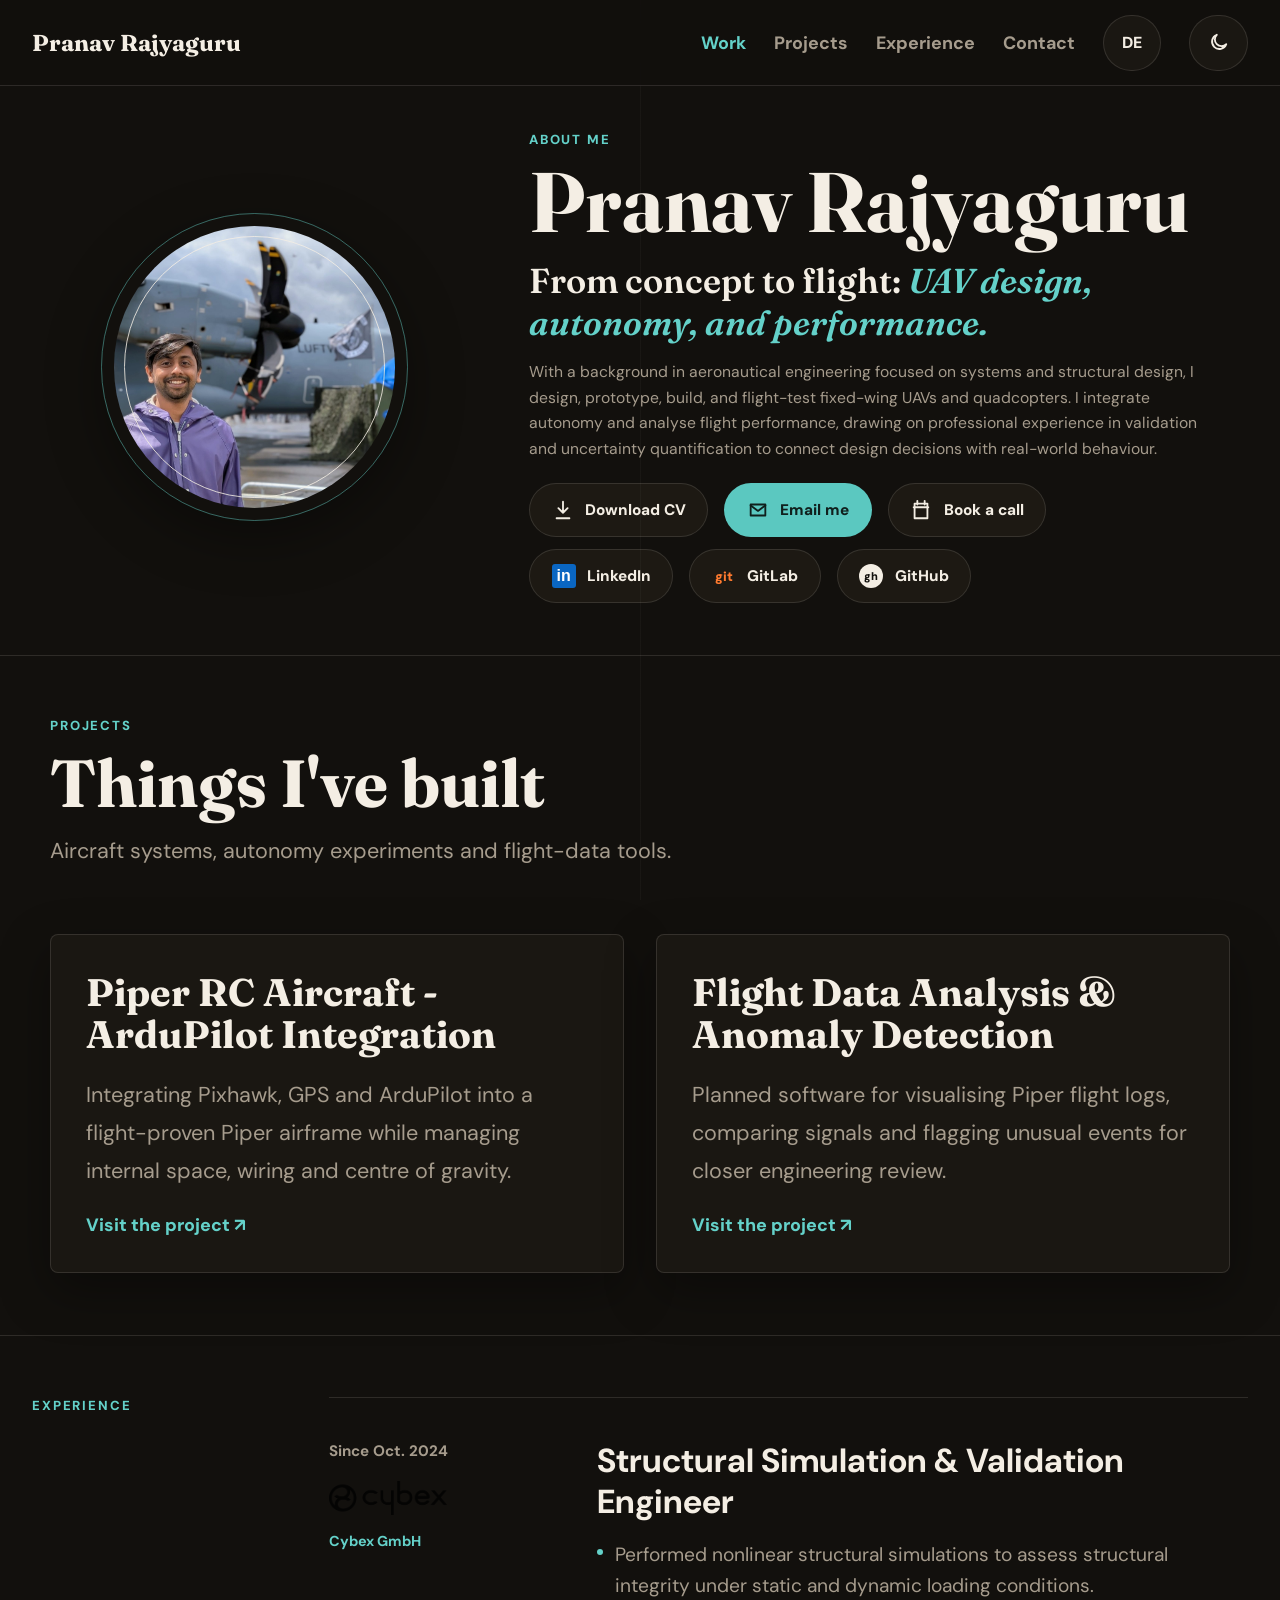
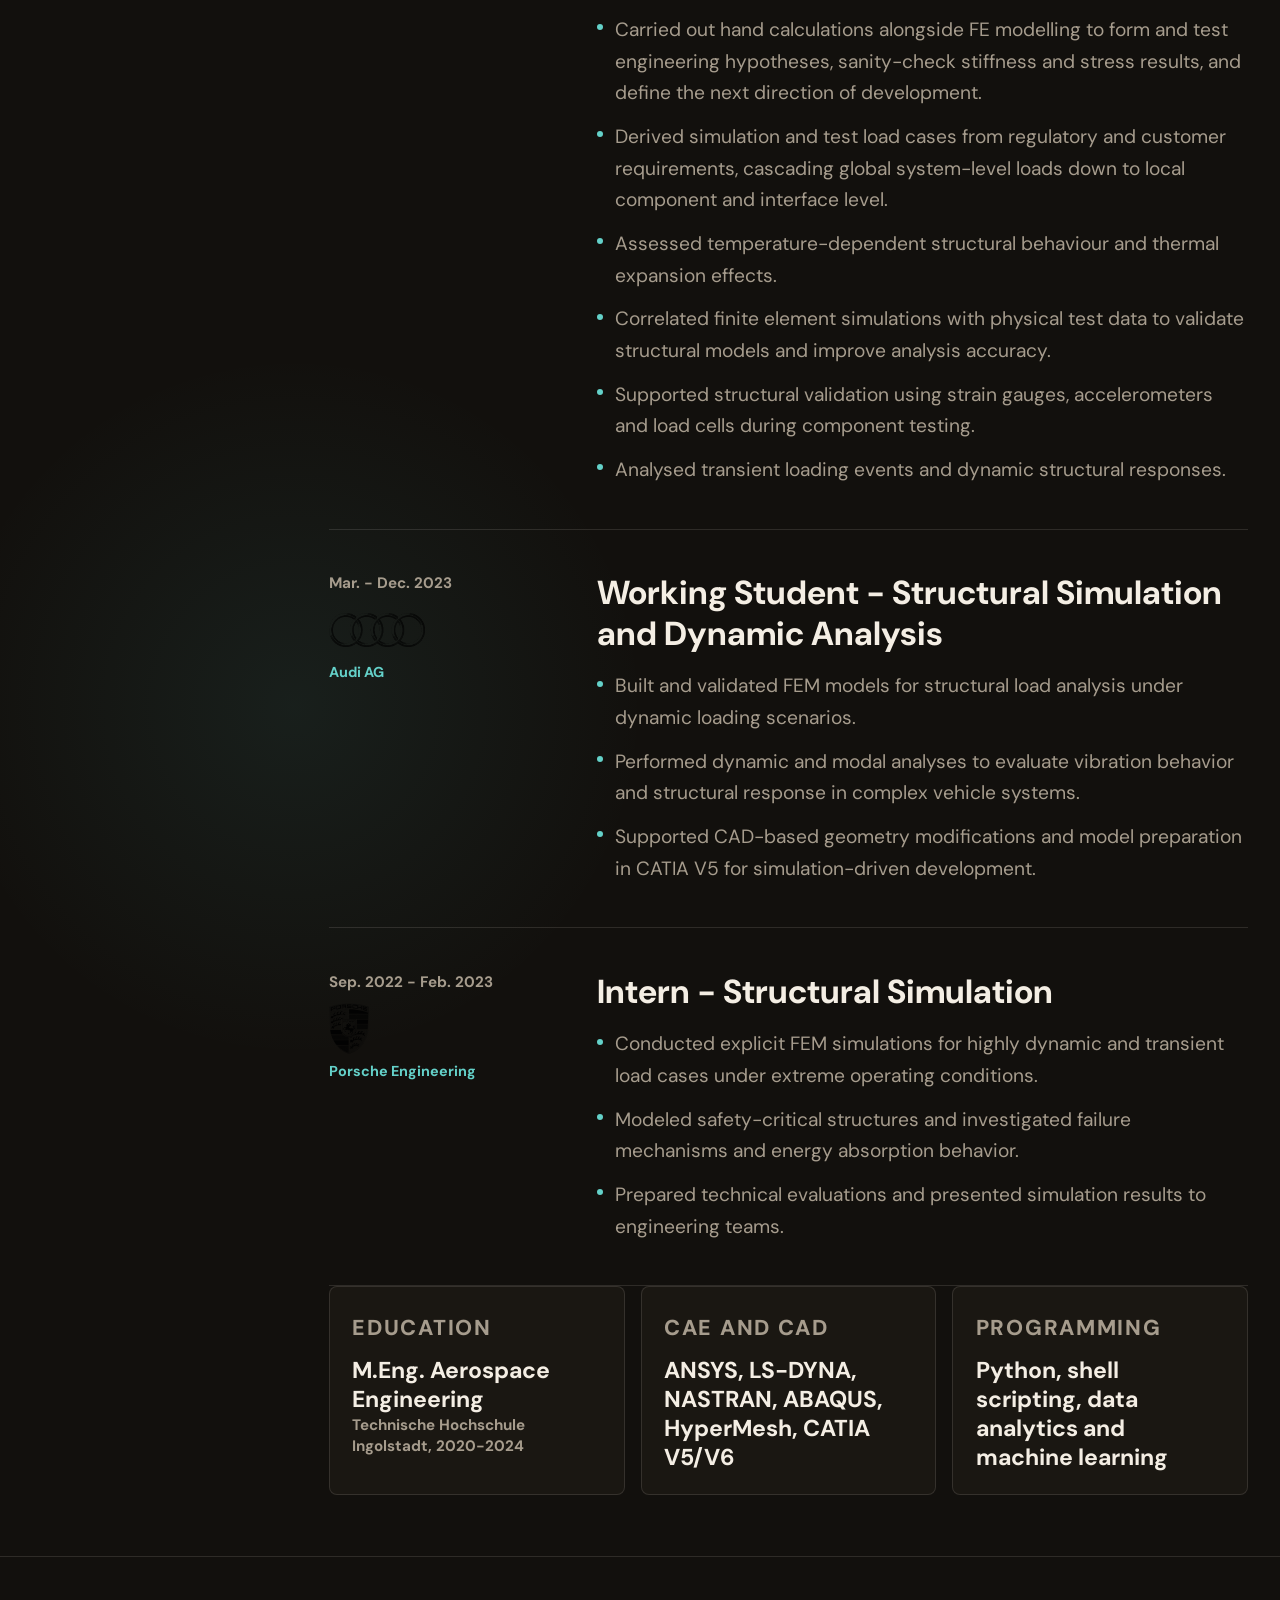
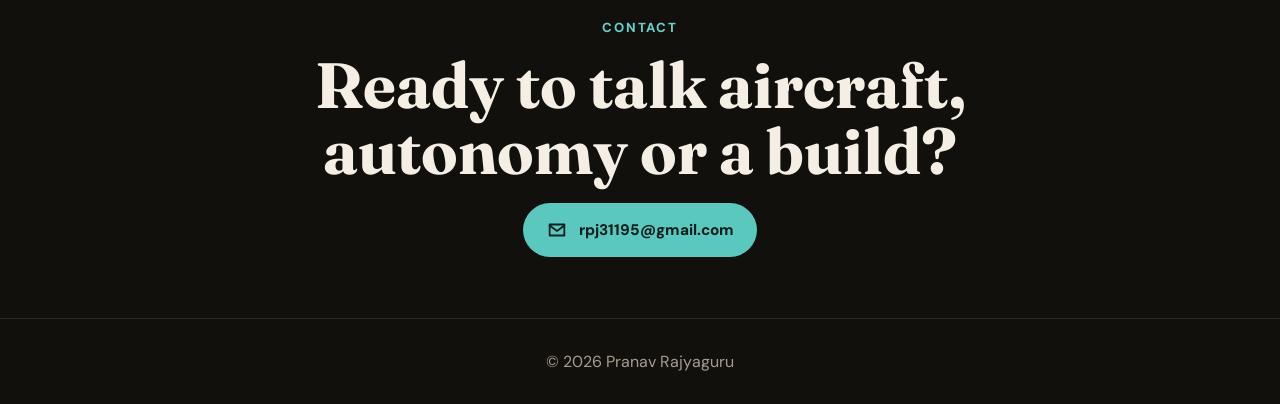
<file: index.html>
<!DOCTYPE html>
<html lang="en">
<head>
  <meta charset="UTF-8">
  <meta name="viewport" content="width=device-width, initial-scale=1.0">
  <meta
    name="description"
    content="Portfolio for Pranav Rajyaguru, aeronautical engineer and UAV systems builder."
  >
  <title>Pranav Rajyaguru | Portfolio</title>
  <link rel="preconnect" href="https://fonts.googleapis.com">
  <link rel="preconnect" href="https://fonts.gstatic.com" crossorigin>
  <link
    href="https://fonts.googleapis.com/css2?family=DM+Sans:wght@500;600;700;800&family=Fraunces:opsz,wght@9..144,600;9..144,700&display=swap"
    rel="stylesheet"
  >
  <link rel="stylesheet" href="style.css?v=20260920-warm-projects">
</head>
<body>
  <header class="site-header">
    <nav class="nav-shell" aria-label="Primary navigation">
      <a class="brand" href="#work">Pranav Rajyaguru</a>

      <button class="menu-button" id="menuButton" type="button" aria-label="Open navigation">
        <span></span>
        <span></span>
        <span></span>
      </button>

      <div class="nav-actions" id="navLinks">
        <a class="active" href="#work">Work</a>
        <a href="#projects">Projects</a>
        <a href="#experience">Experience</a>
        <a href="#contact">Contact</a>
        <button class="chip-button" type="button" aria-label="Language preference">DE</button>
        <button class="chip-button theme-toggle" id="themeToggle" type="button" aria-label="Toggle theme">
          <svg viewBox="0 0 24 24" aria-hidden="true">
            <path d="M21 13.3A8 8 0 1 1 10.7 3a6.6 6.6 0 0 0 10.3 10.3Z"></path>
          </svg>
        </button>
      </div>
    </nav>
  </header>

  <main>
    <section class="hero section" id="work">
      <div class="hero-shell">
        <div class="portrait-wrap" aria-label="Portrait">
          <img src="assets/profile-round.jpg" alt="Pranav Rajyaguru" class="portrait">
        </div>

        <div class="hero-copy">
          <p class="eyebrow">About me</p>
          <h1>Pranav Rajyaguru</h1>
          <p class="lead">
            From concept to flight: <em>UAV design, autonomy, and performance.</em>
          </p>
          <p class="lead-detail">
            With a background in aeronautical engineering focused on systems
            and structural design, I design, prototype, build, and flight-test
            fixed-wing UAVs and quadcopters. I integrate autonomy and analyse
            flight performance, drawing on professional experience in validation
            and uncertainty quantification to connect design decisions with
            real-world behaviour.
          </p>

          <div class="button-row">
            <a class="pill-button" href="#contact">
              <svg viewBox="0 0 24 24" aria-hidden="true">
                <path d="M12 3v12m0 0 5-5m-5 5-5-5M5 21h14"></path>
              </svg>
              Download CV
            </a>
            <a class="pill-button primary" href="mailto:rpj31195@gmail.com">
              <svg viewBox="0 0 24 24" aria-hidden="true">
                <path d="M4 6h16v12H4z"></path>
                <path d="m4 7 8 6 8-6"></path>
              </svg>
              Email me
            </a>
            <a class="pill-button" href="#contact">
              <svg viewBox="0 0 24 24" aria-hidden="true">
                <path d="M8 2v4m8-4v4M4 9h16M5 5h14v16H5z"></path>
              </svg>
              Book a call
            </a>
          </div>

          <div class="social-row" aria-label="Social links">
            <a href="https://www.linkedin.com/in/pranavrajyaguru/" target="_blank" rel="noopener">
              <span class="social-icon linkedin">in</span>
              LinkedIn
            </a>
            <a href="https://gitlab.com/pranavrajyaguru" target="_blank" rel="noopener">
              <span class="social-icon gitlab">git</span>
              GitLab
            </a>
            <a href="https://github.com/pranavrajyaguru" target="_blank" rel="noopener">
              <span class="social-icon github">gh</span>
              GitHub
            </a>
          </div>
        </div>
      </div>
    </section>

    <section class="section split-section" id="projects">
      <div class="projects-shell">
        <p class="section-kicker">Projects</p>
        <h2>Things I've built</h2>
        <p class="projects-intro">
          Aircraft systems, autonomy experiments and flight-data tools.
        </p>

        <div class="compact-project-grid">
          <article class="compact-project-card">
            <h3>Piper RC Aircraft - ArduPilot Integration</h3>
            <p>
              Integrating Pixhawk, GPS and ArduPilot into a flight-proven Piper
              airframe while managing internal space, wiring and centre of gravity.
            </p>
            <a href="project-autonomous-uav.html" target="_blank" rel="noopener">
              Visit the project <span aria-hidden="true">&#8599;</span>
            </a>
          </article>

          <article class="compact-project-card">
            <h3>Flight Data Analysis &amp; Anomaly Detection</h3>
            <p>
              Planned software for visualising Piper flight logs, comparing
              signals and flagging unusual events for closer engineering review.
            </p>
            <a href="project-flight-data.html" target="_blank" rel="noopener">
              Visit the project <span aria-hidden="true">&#8599;</span>
            </a>
          </article>
        </div>
      </div>
    </section>

    <section class="section split-section" id="experience">
      <div class="content-shell">
        <p class="section-kicker">Experience</p>
        <div class="experience-stack">
          <article class="experience-item">
            <div class="experience-meta">
              <span>Since Oct. 2024</span>
              <div class="experience-logo-card">
                <img class="cybex-logo-img" src="assets/experience-cybex-transparent.png" alt="Cybex GmbH logo">
              </div>
              <strong>Cybex GmbH</strong>
            </div>
            <div>
              <h3>Structural Simulation &amp; Validation Engineer</h3>
              <ul>
                <li>Performed nonlinear structural simulations to assess structural integrity under static and dynamic loading conditions.</li>
                <li>Carried out hand calculations alongside FE modelling to form and test engineering hypotheses, sanity-check stiffness and stress results, and define the next direction of development.</li>
                <li>Derived simulation and test load cases from regulatory and customer requirements, cascading global system-level loads down to local component and interface level.</li>
                <li>Assessed temperature-dependent structural behaviour and thermal expansion effects.</li>
                <li>Correlated finite element simulations with physical test data to validate structural models and improve analysis accuracy.</li>
                <li>Supported structural validation using strain gauges, accelerometers and load cells during component testing.</li>
                <li>Analysed transient loading events and dynamic structural responses.</li>
              </ul>
            </div>
          </article>

          <article class="experience-item">
            <div class="experience-meta">
              <span>Mar. - Dec. 2023</span>
              <div class="experience-logo-card">
                <img class="audi-logo-img" src="assets/experience-audi-transparent.png" alt="Audi AG logo">
              </div>
              <strong>Audi AG</strong>
            </div>
            <div>
              <h3>Working Student - Structural Simulation and Dynamic Analysis</h3>
              <ul>
                <li>Built and validated FEM models for structural load analysis under dynamic loading scenarios.</li>
                <li>Performed dynamic and modal analyses to evaluate vibration behavior and structural response in complex vehicle systems.</li>
                <li>Supported CAD-based geometry modifications and model preparation in CATIA V5 for simulation-driven development.</li>
              </ul>
            </div>
          </article>

          <article class="experience-item">
            <div class="experience-meta">
              <span>Sep. 2022 - Feb. 2023</span>
              <div class="experience-logo-card">
                <img class="porsche-logo-img" src="assets/experience-porsche-transparent.png" alt="Porsche Engineering logo">
              </div>
              <strong>Porsche Engineering</strong>
            </div>
            <div>
              <h3>Intern - Structural Simulation</h3>
              <ul>
                <li>Conducted explicit FEM simulations for highly dynamic and transient load cases under extreme operating conditions.</li>
                <li>Modeled safety-critical structures and investigated failure mechanisms and energy absorption behavior.</li>
                <li>Prepared technical evaluations and presented simulation results to engineering teams.</li>
              </ul>
            </div>
          </article>

          <div class="card-grid">
            <article class="detail-card">
              <p>Education</p>
              <h3>M.Eng. Aerospace Engineering</h3>
              <span>Technische Hochschule Ingolstadt, 2020-2024</span>
            </article>
            <article class="detail-card">
              <p>CAE and CAD</p>
              <h3>ANSYS, LS-DYNA, NASTRAN, ABAQUS, HyperMesh, CATIA V5/V6</h3>
            </article>
            <article class="detail-card">
              <p>Programming</p>
              <h3>Python, shell scripting, data analytics and machine learning</h3>
            </article>
          </div>
        </div>
      </div>
    </section>

    <section class="section contact-section" id="contact">
      <div class="contact-shell">
        <p class="section-kicker">Contact</p>
        <h2>Ready to talk aircraft, autonomy or a build?</h2>
        <a class="pill-button primary" href="mailto:rpj31195@gmail.com">
          <svg viewBox="0 0 24 24" aria-hidden="true">
            <path d="M4 6h16v12H4z"></path>
            <path d="m4 7 8 6 8-6"></path>
          </svg>
          rpj31195@gmail.com
        </a>
      </div>
    </section>
  </main>

  <footer class="footer">
    <p>&copy; <span id="currentYear"></span> Pranav Rajyaguru</p>
  </footer>

  <script src="script.js?v=20260920-warm-projects"></script>
</body>
</html>
</file>
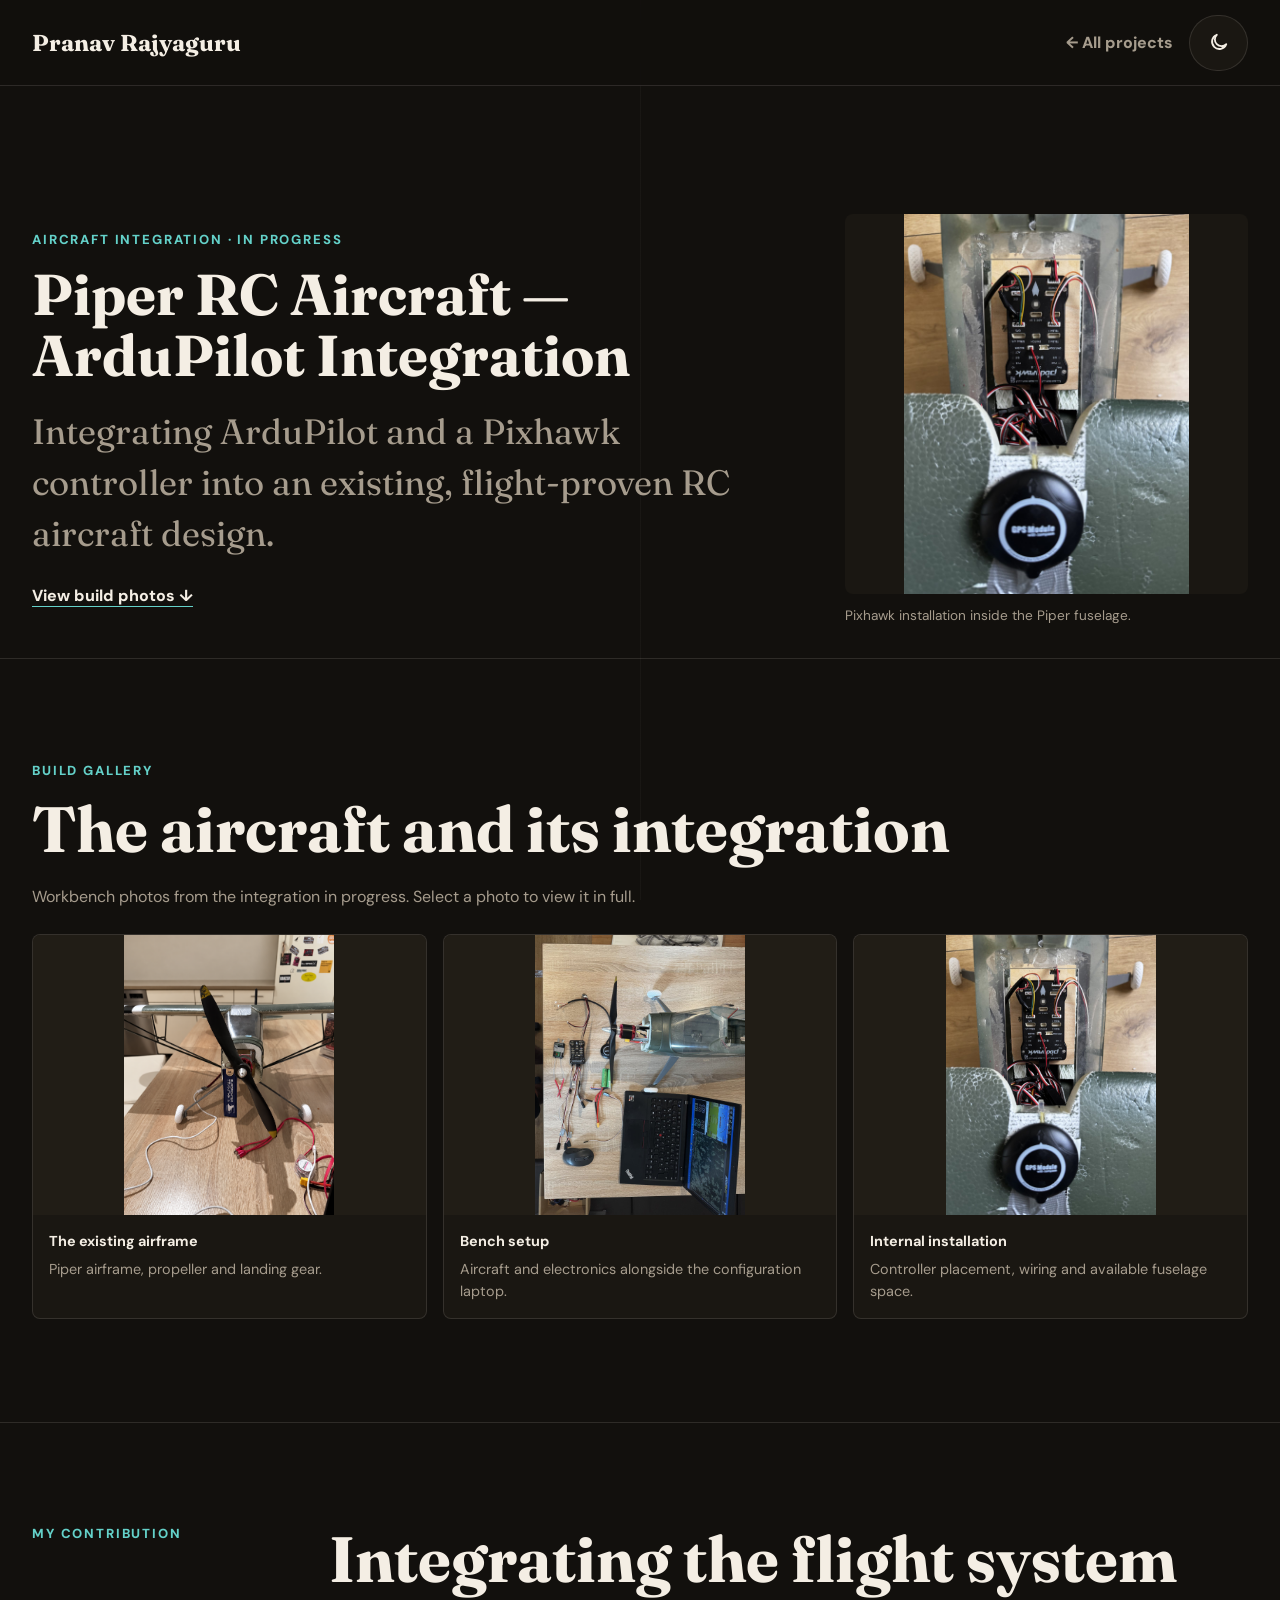
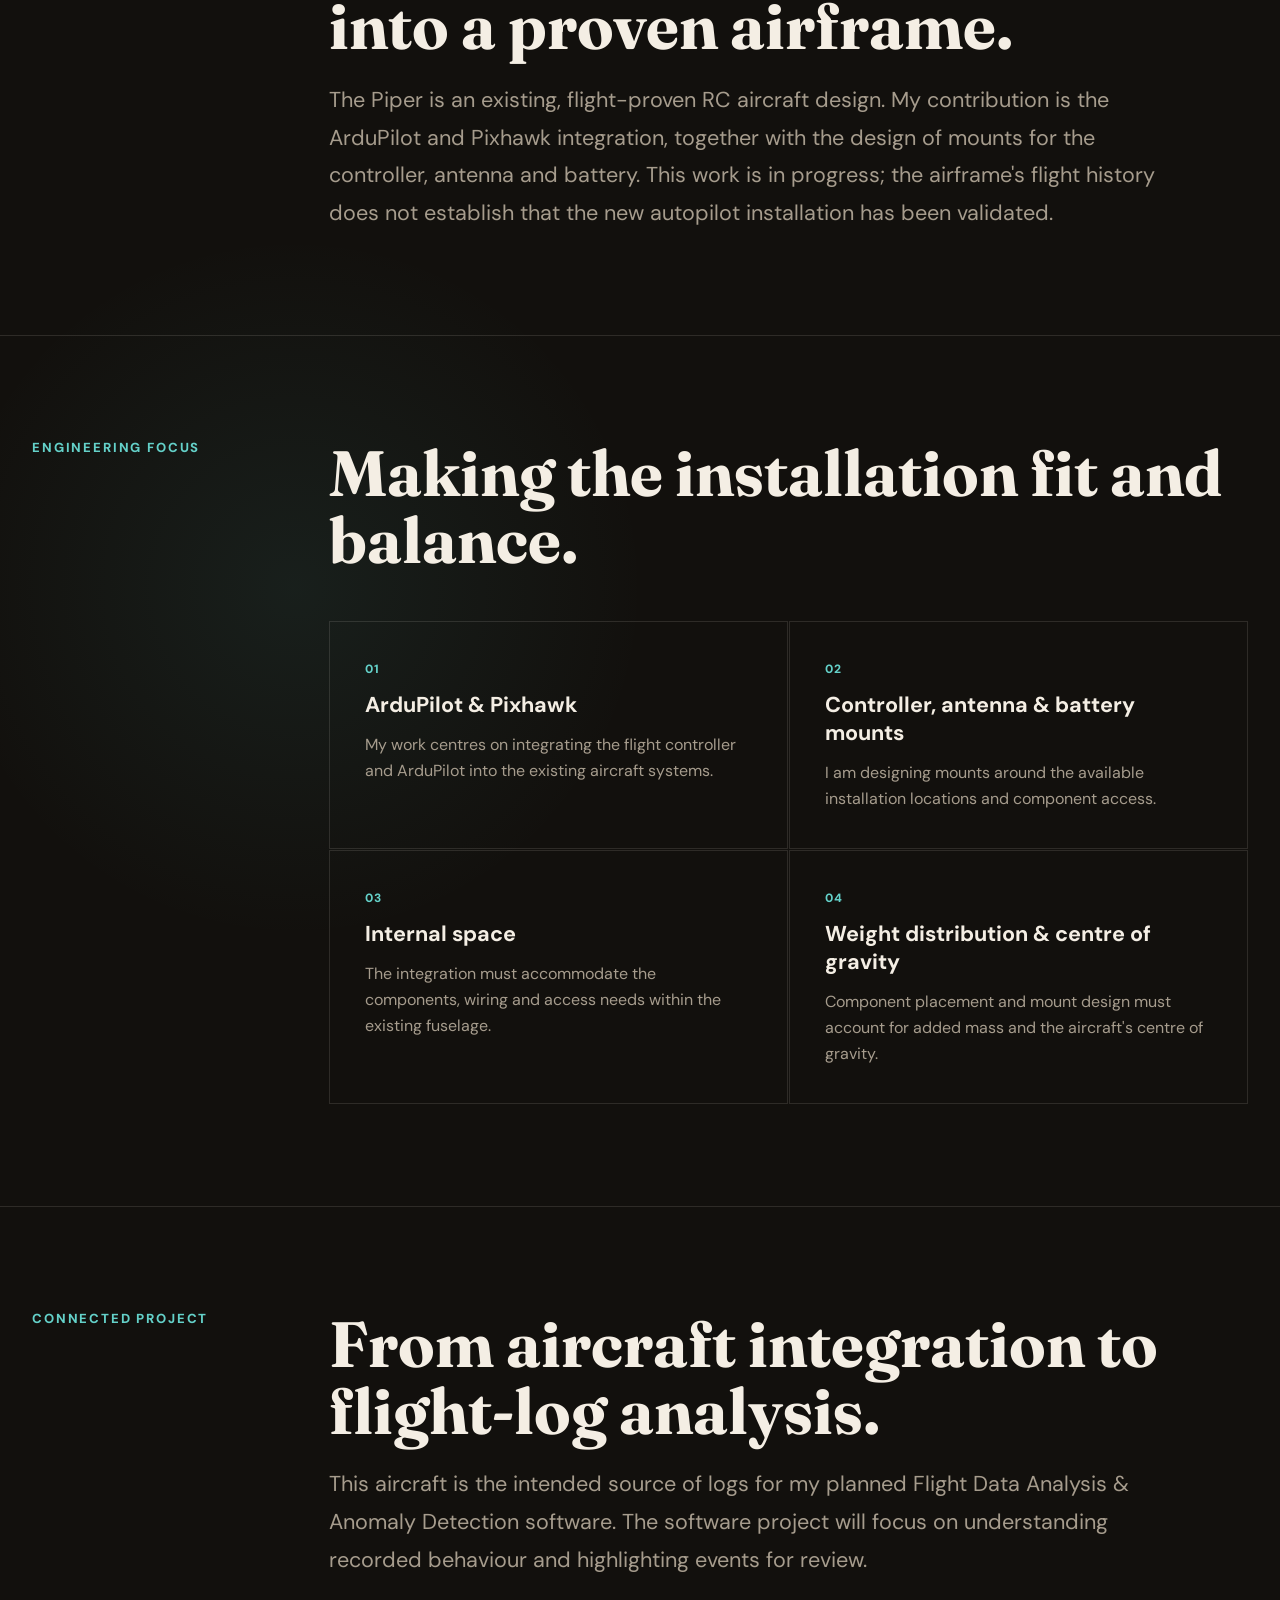
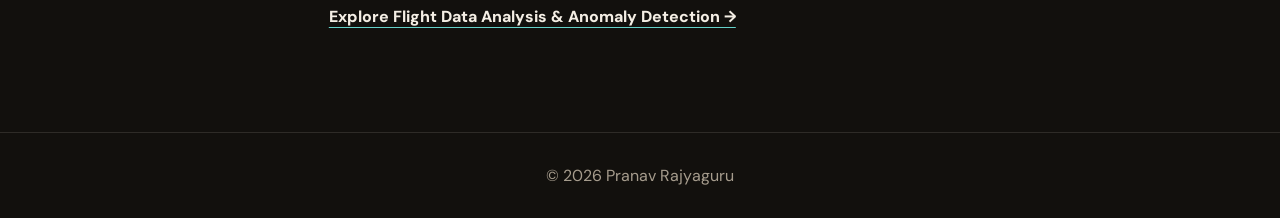
<file: project-autonomous-uav.html>
<!DOCTYPE html>
<html lang="en">
<head>
  <meta charset="UTF-8">
  <meta name="viewport" content="width=device-width, initial-scale=1.0">
  <meta name="description" content="Piper RC aircraft ArduPilot and Pixhawk integration in progress by Pranav Rajyaguru.">
  <title>Piper ArduPilot Integration | Pranav Rajyaguru</title>
  <link rel="preconnect" href="https://fonts.googleapis.com">
  <link rel="preconnect" href="https://fonts.gstatic.com" crossorigin>
  <link href="https://fonts.googleapis.com/css2?family=DM+Sans:wght@500;600;700;800&family=Fraunces:opsz,wght@9..144,600;9..144,700&display=swap" rel="stylesheet">
  <link rel="stylesheet" href="style.css?v=20260913-gallery">
  <link rel="stylesheet" href="project.css?v=20260913-gallery">
</head>
<body>
  <header class="site-header">
    <nav class="nav-shell project-nav" aria-label="Project navigation">
      <a class="brand" href="index.html">Pranav Rajyaguru</a>
      <div class="project-nav-actions">
        <a href="index.html#projects">← All projects</a>
        <button class="chip-button theme-toggle" id="themeToggle" type="button" aria-label="Toggle theme">
          <svg viewBox="0 0 24 24" aria-hidden="true">
            <path d="M21 13.3A8 8 0 1 1 10.7 3a6.6 6.6 0 0 0 10.3 10.3Z"></path>
          </svg>
        </button>
      </div>
    </nav>
  </header>

  <main>
    <section class="project-hero"><div class="project-page-shell piper-hero-grid">
      <div>
        <p class="project-label">Aircraft integration &middot; In progress</p>
        <h1>Piper RC Aircraft &mdash; ArduPilot Integration</h1>
        <p class="project-intro">Integrating ArduPilot and a Pixhawk controller into an existing, flight-proven RC aircraft design.</p>
        <a class="case-study-link" href="#gallery">View build photos &#8595;</a>
      </div>
      <figure class="aircraft-figure"><img class="piper-hero-photo" src="assets/piper/piper-9751.jpg" width="1200" height="1600" alt="Pixhawk controller and GPS module inside the open Piper fuselage"><figcaption>Pixhawk installation inside the Piper fuselage.</figcaption></figure>
    </div></section>
    <section class="project-page-section" id="gallery">
      <div class="project-page-shell">
        <div class="gallery-heading"><div><p class="section-kicker">Build gallery</p><h2>The aircraft and its integration</h2></div></div>
        <p class="gallery-intro">Workbench photos from the integration in progress. Select a photo to view it in full.</p>
        <div class="piper-photo-grid">
          <figure><a href="assets/piper/piper-9458-clean.png" target="_blank" rel="noopener"><img src="assets/piper/piper-9458-clean.png" width="1086" height="1448" alt="Front view of the Piper on a workbench" loading="lazy"></a><figcaption><strong>The existing airframe</strong><span>Piper airframe, propeller and landing gear.</span></figcaption></figure>
          <figure><a href="assets/piper/piper-9487.jpg" target="_blank" rel="noopener"><img src="assets/piper/piper-9487.jpg" width="1200" height="1600" alt="Piper beside a Pixhawk controller, receiver, battery and laptop" loading="lazy"></a><figcaption><strong>Bench setup</strong><span>Aircraft and electronics alongside the configuration laptop.</span></figcaption></figure>
          <figure><a href="assets/piper/piper-9751.jpg" target="_blank" rel="noopener"><img src="assets/piper/piper-9751.jpg" width="1200" height="1600" alt="Pixhawk mounted in the open fuselage with wiring and a GPS module" loading="lazy"></a><figcaption><strong>Internal installation</strong><span>Controller placement, wiring and available fuselage space.</span></figcaption></figure>
        </div>
      </div>
    </section>
<section class="project-page-section"><div class="project-page-shell story-grid"><p class="section-kicker">My contribution</p><div><h2>Integrating the flight system into a proven airframe.</h2><p>The Piper is an existing, flight-proven RC aircraft design. My contribution is the ArduPilot and Pixhawk integration, together with the design of mounts for the controller, antenna and battery. This work is in progress; the airframe's flight history does not establish that the new autopilot installation has been validated.</p></div></div></section>
<section class="project-page-section"><div class="project-page-shell story-grid"><p class="section-kicker">Engineering focus</p><div><h2>Making the installation fit and balance.</h2><div class="project-page-phases"><article><span>01</span><h3>ArduPilot &amp; Pixhawk</h3><p>My work centres on integrating the flight controller and ArduPilot into the existing aircraft systems.</p></article><article><span>02</span><h3>Controller, antenna &amp; battery mounts</h3><p>I am designing mounts around the available installation locations and component access.</p></article><article><span>03</span><h3>Internal space</h3><p>The integration must accommodate the components, wiring and access needs within the existing fuselage.</p></article><article><span>04</span><h3>Weight distribution &amp; centre of gravity</h3><p>Component placement and mount design must account for added mass and the aircraft's centre of gravity.</p></article></div></div></div></section>
<section class="project-page-section"><div class="project-page-shell story-grid"><p class="section-kicker">Connected project</p><div><h2>From aircraft integration to flight-log analysis.</h2><p>This aircraft is the intended source of logs for my planned Flight Data Analysis &amp; Anomaly Detection software. The software project will focus on understanding recorded behaviour and highlighting events for review.</p><a class="case-study-link" href="project-flight-data.html">Explore Flight Data Analysis &amp; Anomaly Detection &#8594;</a></div></div></section>
  </main>
  <footer class="footer"><p>&copy; <span id="currentYear"></span> Pranav Rajyaguru</p></footer>
  <script src="project.js"></script>
</body>
</html>
</file>
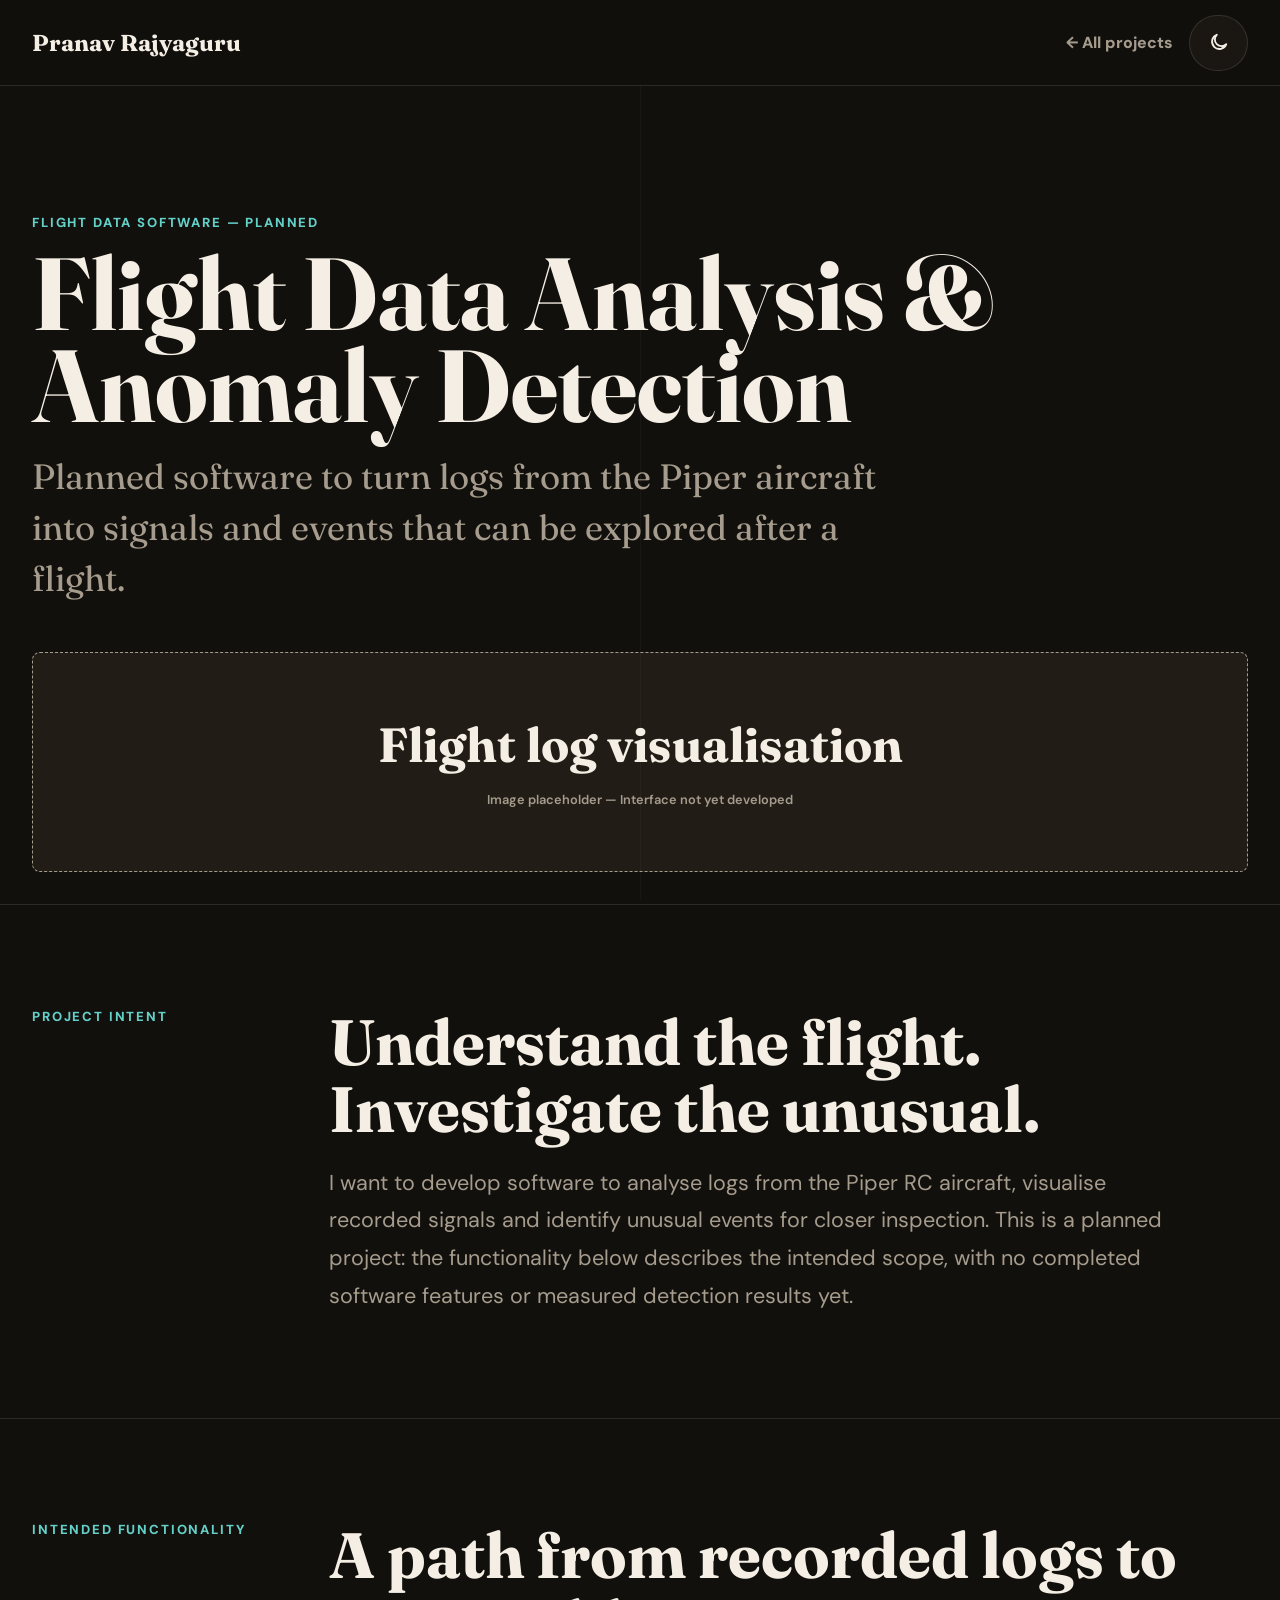
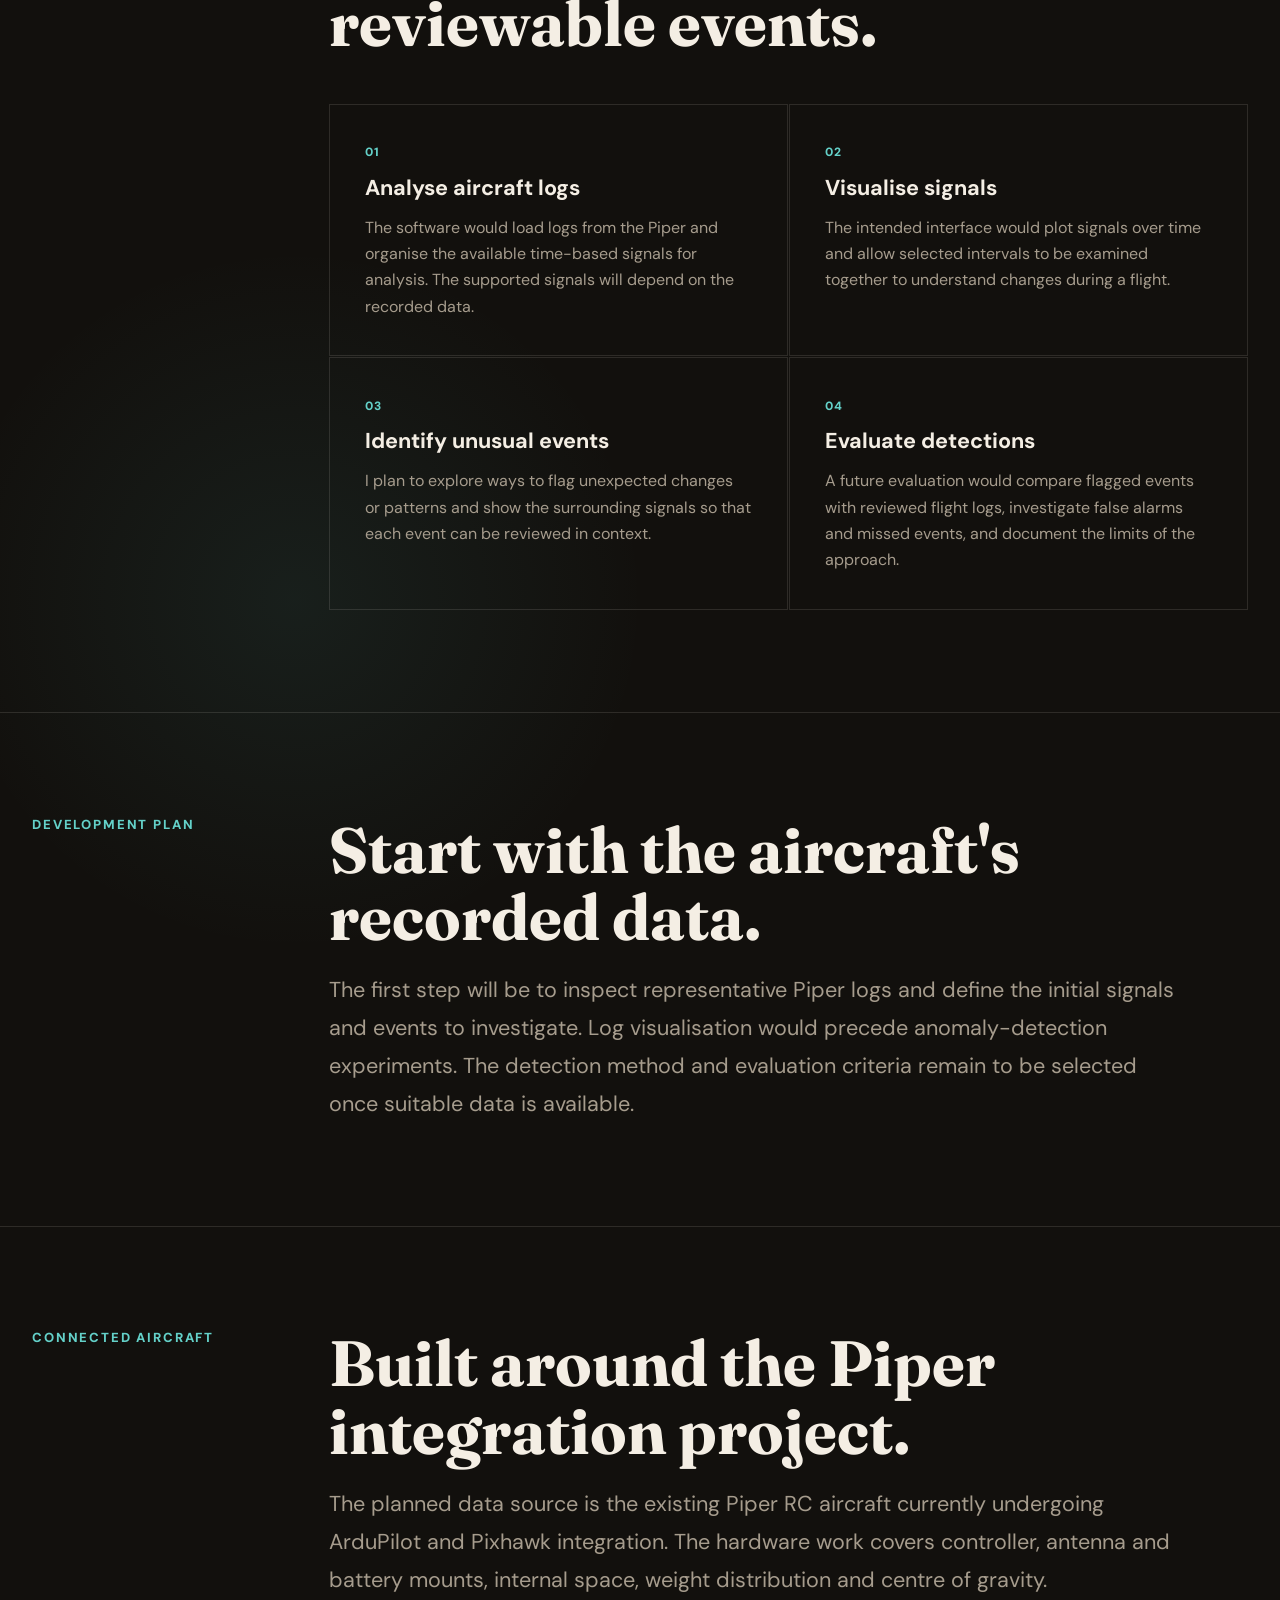
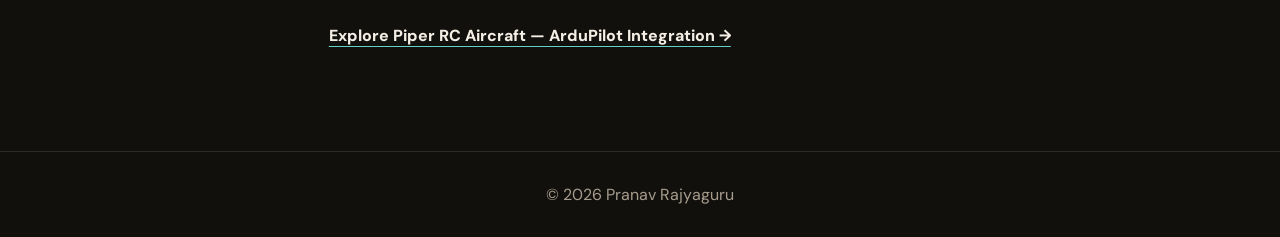
<file: project-flight-data.html>
<!DOCTYPE html>
<html lang="en">
<head>
  <meta charset="UTF-8">
  <meta name="viewport" content="width=device-width, initial-scale=1.0">
  <meta name="description" content="Planned software for Piper aircraft flight-log analysis, signal visualisation and anomaly detection.">
  <title>Flight Data Analysis &amp; Anomaly Detection | Pranav Rajyaguru</title>
  <link rel="preconnect" href="https://fonts.googleapis.com">
  <link rel="preconnect" href="https://fonts.gstatic.com" crossorigin>
  <link href="https://fonts.googleapis.com/css2?family=DM+Sans:wght@500;600;700;800&family=Fraunces:opsz,wght@9..144,600;9..144,700&display=swap" rel="stylesheet">
  <link rel="stylesheet" href="style.css?v=20260913-gallery">
  <link rel="stylesheet" href="project.css?v=20260913-gallery">
</head>
<body>
  <header class="site-header">
    <nav class="nav-shell project-nav" aria-label="Project navigation">
      <a class="brand" href="index.html">Pranav Rajyaguru</a>
      <div class="project-nav-actions">
        <a href="index.html#projects">← All projects</a>
        <button class="chip-button theme-toggle" id="themeToggle" type="button" aria-label="Toggle theme">
          <svg viewBox="0 0 24 24" aria-hidden="true">
            <path d="M21 13.3A8 8 0 1 1 10.7 3a6.6 6.6 0 0 0 10.3 10.3Z"></path>
          </svg>
        </button>
      </div>
    </nav>
  </header>

  <main>
    <section class="project-hero"><div class="project-page-shell">
      <p class="project-label">Flight data software &mdash; Planned</p>
      <h1>Flight Data Analysis &amp; Anomaly Detection</h1>
      <p class="project-intro">Planned software to turn logs from the Piper aircraft into signals and events that can be explored after a flight.</p>
      <div class="analysis-placeholder case-study-placeholder"><strong>Flight log visualisation</strong><span>Image placeholder &mdash; Interface not yet developed</span></div>
    </div></section>
<section class="project-page-section"><div class="project-page-shell story-grid"><p class="section-kicker">Project intent</p><div><h2>Understand the flight. Investigate the unusual.</h2><p>I want to develop software to analyse logs from the Piper RC aircraft, visualise recorded signals and identify unusual events for closer inspection. This is a planned project: the functionality below describes the intended scope, with no completed software features or measured detection results yet.</p></div></div></section>
<section class="project-page-section"><div class="project-page-shell story-grid"><p class="section-kicker">Intended functionality</p><div><h2>A path from recorded logs to reviewable events.</h2><div class="project-page-phases"><article><span>01</span><h3>Analyse aircraft logs</h3><p>The software would load logs from the Piper and organise the available time-based signals for analysis. The supported signals will depend on the recorded data.</p></article><article><span>02</span><h3>Visualise signals</h3><p>The intended interface would plot signals over time and allow selected intervals to be examined together to understand changes during a flight.</p></article><article><span>03</span><h3>Identify unusual events</h3><p>I plan to explore ways to flag unexpected changes or patterns and show the surrounding signals so that each event can be reviewed in context.</p></article><article><span>04</span><h3>Evaluate detections</h3><p>A future evaluation would compare flagged events with reviewed flight logs, investigate false alarms and missed events, and document the limits of the approach.</p></article></div></div></div></section>
<section class="project-page-section"><div class="project-page-shell story-grid"><p class="section-kicker">Development plan</p><div><h2>Start with the aircraft's recorded data.</h2><p>The first step will be to inspect representative Piper logs and define the initial signals and events to investigate. Log visualisation would precede anomaly-detection experiments. The detection method and evaluation criteria remain to be selected once suitable data is available.</p></div></div></section>
<section class="project-page-section"><div class="project-page-shell story-grid"><p class="section-kicker">Connected aircraft</p><div><h2>Built around the Piper integration project.</h2><p>The planned data source is the existing Piper RC aircraft currently undergoing ArduPilot and Pixhawk integration. The hardware work covers controller, antenna and battery mounts, internal space, weight distribution and centre of gravity.</p><a class="case-study-link" href="project-autonomous-uav.html">Explore Piper RC Aircraft &mdash; ArduPilot Integration &#8594;</a></div></div></section>
  </main>
  <footer class="footer"><p>&copy; <span id="currentYear"></span> Pranav Rajyaguru</p></footer>
  <script src="project.js"></script>
</body>
</html>
</file>
<file: style.css>
:root {
  --bg: #12100d;
  --panel: #1a1712;
  --panel-strong: #211d16;
  --text: #f4eee4;
  --muted: #a69c8d;
  --line: rgba(244, 238, 228, 0.12);
  --accent: #64d1c9;
  --accent-strong: #5bc8c0;
  --shadow: rgba(0, 0, 0, 0.35);
  --font-display: "Fraunces", Georgia, serif;
  --font-body: "DM Sans", Arial, sans-serif;
}

[data-theme="light"] {
  --bg: #f5eee4;
  --panel: #fff8ed;
  --panel-strong: #efe3d2;
  --text: #181510;
  --muted: #6f6252;
  --line: rgba(24, 21, 16, 0.14);
  --shadow: rgba(57, 43, 25, 0.14);
}

* {
  box-sizing: border-box;
  margin: 0;
  padding: 0;
}

html {
  scroll-behavior: smooth;
}

body {
  background:
    radial-gradient(circle at 23% 64%, rgba(100, 209, 201, 0.08), transparent 22rem),
    var(--bg);
  color: var(--text);
  font-family: var(--font-body);
  min-height: 100vh;
  transition: background-color 180ms ease, color 180ms ease;
}

body::before {
  background: linear-gradient(90deg, transparent, rgba(244, 238, 228, 0.035), transparent);
  content: "";
  inset: 0 auto 0 50%;
  pointer-events: none;
  position: fixed;
  width: 1px;
}

img {
  display: block;
  max-width: 100%;
}

a {
  color: inherit;
  text-decoration: none;
}

button {
  color: inherit;
  font: inherit;
}

.site-header {
  background: rgba(18, 16, 13, 0.86);
  backdrop-filter: blur(18px);
  position: sticky;
  top: 0;
  z-index: 10;
}

[data-theme="light"] .site-header {
  background: rgba(245, 238, 228, 0.86);
}

.nav-shell {
  align-items: center;
  border-bottom: 1px solid var(--line);
  display: flex;
  gap: 2rem;
  justify-content: space-between;
  margin: 0 auto;
  max-width: 1476px;
  min-height: 86px;
  padding: 0 2rem;
}

.brand {
  font-family: var(--font-display);
  font-size: clamp(1.25rem, 1.8vw, 1.7rem);
  font-weight: 700;
  letter-spacing: 0;
}

.nav-actions {
  align-items: center;
  display: flex;
  gap: clamp(1rem, 2.2vw, 2.4rem);
}

.nav-actions a {
  color: var(--muted);
  font-size: clamp(0.95rem, 1.4vw, 1.38rem);
  font-weight: 700;
  transition: color 160ms ease;
}

.nav-actions a:hover,
.nav-actions a.active {
  color: var(--accent);
}

.chip-button {
  align-items: center;
  background: var(--panel);
  border: 1px solid var(--line);
  border-radius: 999px;
  cursor: pointer;
  display: inline-flex;
  font-weight: 800;
  height: 56px;
  justify-content: center;
  min-width: 56px;
  padding: 0 1.1rem;
  transition: transform 160ms ease, border-color 160ms ease;
}

.chip-button:hover {
  border-color: rgba(100, 209, 201, 0.45);
  transform: translateY(-2px);
}

.theme-toggle svg {
  fill: none;
  height: 22px;
  stroke: currentColor;
  stroke-linecap: round;
  stroke-linejoin: round;
  stroke-width: 2;
  width: 22px;
}

.menu-button {
  background: transparent;
  border: 0;
  cursor: pointer;
  display: none;
  height: 42px;
  width: 42px;
}

.menu-button span {
  background: currentColor;
  display: block;
  height: 2px;
  margin: 7px auto;
  width: 23px;
}

.section {
  padding: clamp(3rem, 4.8vw, 5rem) 2rem;
}

.hero {
  padding-bottom: clamp(2.5rem, 4vw, 3.75rem);
  padding-top: clamp(2rem, 3.5vw, 3.5rem);
}

.hero-shell {
  align-items: center;
  display: grid;
  gap: clamp(2rem, 4vw, 3.75rem);
  grid-template-columns: minmax(240px, 0.62fr) minmax(320px, 1fr);
  margin: 0 auto;
  max-width: 1280px;
}

.portrait-wrap {
  aspect-ratio: 1;
  border: 1px solid rgba(100, 209, 201, 0.46);
  border-radius: 50%;
  box-shadow: 0 18px 54px var(--shadow);
  margin-inline: auto;
  max-width: 360px;
  padding: 12px;
  position: relative;
  width: min(100%, 24vw);
}

.portrait-wrap::after {
  border: 1px solid rgba(244, 238, 228, 0.82);
  border-radius: 50%;
  content: "";
  inset: 22px;
  pointer-events: none;
  position: absolute;
}

.portrait {
  border-radius: 50%;
  height: 100%;
  object-fit: cover;
  object-position: center;
  width: 100%;
}

.hero-copy {
  max-width: 740px;
}

.eyebrow,
.section-kicker,
.project-label {
  color: var(--accent);
  font-size: 0.82rem;
  font-weight: 800;
  letter-spacing: 0.14em;
  margin-bottom: 1rem;
  text-transform: uppercase;
}

h1,
h2 {
  font-family: var(--font-display);
  font-weight: 700;
  letter-spacing: 0;
}

h1 {
  font-size: clamp(3.8rem, 6.6vw, 6rem);
  line-height: 0.9;
  margin-bottom: 1.25rem;
}

.lead {
  font-family: var(--font-display);
  font-size: clamp(1.65rem, 2.7vw, 2.3rem);
  font-weight: 600;
  line-height: 1.22;
  max-width: 620px;
}

.lead em {
  color: var(--accent);
  font-style: italic;
}

.lead-detail {
  color: var(--muted);
  font-size: clamp(0.98rem, 1.2vw, 1.08rem);
  line-height: 1.62;
  margin-top: 0.95rem;
  max-width: 670px;
}

.button-row,
.social-row {
  display: flex;
  flex-wrap: wrap;
  gap: 1rem;
}

.button-row {
  margin-top: 1.35rem;
}

.social-row {
  margin-top: 0.8rem;
}

.pill-button,
.social-row a {
  align-items: center;
  background: rgba(33, 29, 22, 0.78);
  border: 1px solid var(--line);
  border-radius: 999px;
  display: inline-flex;
  font-size: clamp(0.95rem, 1.2vw, 1.12rem);
  font-weight: 800;
  gap: 0.7rem;
  justify-content: center;
  min-height: 54px;
  padding: 0 1.35rem;
  transition: transform 160ms ease, border-color 160ms ease, background 160ms ease;
}

[data-theme="light"] .pill-button,
[data-theme="light"] .social-row a {
  background: rgba(255, 248, 237, 0.8);
}

.pill-button:hover,
.social-row a:hover {
  border-color: rgba(100, 209, 201, 0.5);
  transform: translateY(-3px);
}

.pill-button.primary {
  background: var(--accent-strong);
  border-color: transparent;
  color: #10201d;
}

.pill-button svg {
  fill: none;
  height: 22px;
  stroke: currentColor;
  stroke-linecap: round;
  stroke-linejoin: round;
  stroke-width: 2;
  width: 22px;
}

.social-icon {
  align-items: center;
  display: inline-flex;
  font-size: 0.82rem;
  font-weight: 900;
  height: 24px;
  justify-content: center;
  line-height: 1;
  width: 24px;
}

.linkedin {
  background: #0a66c2;
  border-radius: 3px;
  color: #fff;
  font-family: Arial, sans-serif;
  font-size: 1rem;
}

.gitlab {
  color: #ff7a2f;
}

.github {
  background: var(--text);
  border-radius: 50%;
  color: var(--bg);
  font-size: 0.68rem;
}

.content-shell,
.contact-shell {
  margin: 0 auto;
  max-width: 1240px;
}

.content-shell {
  display: grid;
  gap: clamp(2rem, 6vw, 5rem);
  grid-template-columns: 220px 1fr;
}

.split-section {
  border-top: 1px solid var(--line);
}

.split-section h2,
.contact-section h2 {
  font-size: clamp(2.4rem, 5vw, 4.4rem);
  line-height: 1.03;
  margin-bottom: 1.2rem;
}

.split-section p:not(.section-kicker):not(.project-label) {
  color: var(--muted);
  font-size: clamp(1.05rem, 1.7vw, 1.35rem);
  line-height: 1.75;
  max-width: 870px;
}

.card-grid {
  display: grid;
  gap: 1rem;
  grid-template-columns: repeat(3, minmax(0, 1fr));
}

.experience-stack {
  display: grid;
  gap: 0;
}

.experience-item {
  background: transparent;
  border: 0;
  border-top: 1px solid var(--line);
  border-radius: 0;
  display: grid;
  gap: clamp(1.4rem, 4vw, 3rem);
  grid-template-columns: minmax(170px, 220px) minmax(0, 1fr);
  padding: clamp(1.8rem, 3.4vw, 2.7rem) 0;
}

.experience-item:last-of-type {
  border-bottom: 1px solid var(--line);
}

.experience-meta {
  align-content: start;
  display: grid;
  gap: 0.6rem;
}

.experience-meta span,
.detail-card span {
  color: var(--muted);
  font-size: 0.95rem;
  font-weight: 700;
}

.experience-meta strong {
  color: var(--accent);
  font-size: 0.9rem;
  line-height: 1.25;
}

.experience-logo-card {
  align-items: center;
  background: transparent;
  border: 0;
  border-radius: 0;
  display: flex;
  height: 48px;
  justify-content: flex-start;
  margin-top: 0.2rem;
  overflow: visible;
  padding: 0;
  width: 132px;
}

.experience-logo-card img {
  filter: grayscale(1) contrast(1.04);
  max-height: 42px;
  mix-blend-mode: multiply;
  object-fit: contain;
  opacity: 0.9;
  width: 100%;
}

.experience-logo-card .cybex-logo-img {
  max-height: none;
  width: 118px;
}

.experience-logo-card .audi-logo-img {
  max-height: none;
  width: 96px;
}

.experience-logo-card .porsche-logo-img {
  max-height: none;
  width: 40px;
}

[data-theme="dark"] .experience-logo-card img {
  filter: grayscale(1) invert(1) contrast(0.9);
  mix-blend-mode: screen;
  opacity: 0.82;
}

.experience-item h3 {
  font-size: clamp(1.45rem, 2.6vw, 2.25rem);
  line-height: 1.22;
  margin-bottom: 1rem;
}

.experience-item ul {
  color: var(--muted);
  display: grid;
  font-size: clamp(1rem, 1.6vw, 1.2rem);
  gap: 0.75rem;
  line-height: 1.65;
  list-style: none;
}

.experience-item li {
  padding-left: 1.15rem;
  position: relative;
}

.experience-item li::before {
  background: var(--accent);
  border-radius: 50%;
  content: "";
  height: 0.38rem;
  left: 0;
  position: absolute;
  top: 0.65rem;
  width: 0.38rem;
}

.detail-card,
.project-feature {
  background: var(--panel);
  border: 1px solid var(--line);
  border-radius: 8px;
}

.detail-card {
  padding: 1.4rem;
}

.detail-card p {
  color: var(--accent);
  font-size: 0.82rem;
  font-weight: 800;
  letter-spacing: 0.08em;
  margin-bottom: 0.55rem;
  text-transform: uppercase;
}

.detail-card h3 {
  font-size: clamp(1.2rem, 1.8vw, 1.55rem);
  line-height: 1.25;
}

.project-feature {
  align-items: start;
  display: grid;
  gap: 2rem;
  grid-template-columns: minmax(240px, 0.55fr) 1fr;
  overflow: hidden;
  padding: 1rem;
}

#projects .content-shell {
  grid-template-columns: 1fr;
  max-width: 1080px;
}

#projects {
  background: var(--bg);
  color: var(--text);
}

#projects.split-section {
  border-top: 1px solid var(--line);
}

#projects .section-kicker {
  margin-bottom: 1rem;
}

.projects-shell {
  margin: 0 auto;
  max-width: 1180px;
}

.projects-shell h2 {
  font-size: clamp(2.6rem, 5.2vw, 4.3rem);
  line-height: 1;
  margin-bottom: 1rem;
}

.projects-intro {
  color: var(--muted);
  font-size: clamp(1.05rem, 1.7vw, 1.35rem);
  line-height: 1.6;
  margin-bottom: clamp(2rem, 5vw, 4rem);
  max-width: 720px;
}

.compact-project-grid {
  display: grid;
  gap: clamp(1.2rem, 3vw, 2rem);
  grid-template-columns: repeat(2, minmax(0, 1fr));
}

.compact-project-card {
  background: var(--panel);
  border: 1px solid var(--line);
  border-radius: 8px;
  box-shadow: 0 18px 50px var(--shadow);
  display: grid;
  gap: 1.4rem;
  min-height: 250px;
  padding: clamp(1.5rem, 3vw, 2.2rem);
}

.compact-project-card h3 {
  font-family: var(--font-display);
  font-size: clamp(1.8rem, 3vw, 2.6rem);
  line-height: 1.1;
}

.compact-project-card p {
  color: var(--muted);
  font-size: clamp(1.02rem, 1.5vw, 1.25rem);
  line-height: 1.65;
}

.compact-project-card a {
  align-self: end;
  color: var(--accent);
  font-size: clamp(1rem, 1.4vw, 1.2rem);
  font-weight: 800;
  justify-self: start;
}

.compact-project-card a:hover {
  color: var(--text);
}

.project-stack {
  display: grid;
  gap: 1rem;
}

.project-featured {
  border-color: var(--accent);
  border-top: 4px solid var(--accent);
}

.project-featured .project-card-link {
  padding: clamp(1rem, 3vw, 2rem);
}

.project-summary-copy .project-status {
  justify-self: start;
  background: var(--panel-strong);
  border: 1px solid var(--line);
  border-radius: 999px;
  color: var(--text);
  font-size: 0.8rem;
  font-weight: 800;
  padding: 0.25rem 0.7rem;
}

.analysis-placeholder {
  background: var(--panel-strong);
  border: 1px dashed var(--muted);
  color: var(--text);
  display: flex;
  flex-direction: column;
  gap: 1rem;
  justify-content: center;
  padding: 1.5rem;
  text-align: center;
}

.project-card-media.analysis-placeholder {
  font-size: clamp(1.3rem, 2.5vw, 1.8rem);
  height: 100%;
  min-height: 180px;
  aspect-ratio: auto;
}

.analysis-placeholder span {
  color: var(--muted);
  font-family: var(--font-body);
  font-size: 0.8rem;
  font-weight: 600;
  line-height: 1.5;
}

.project-card-link img.aircraft-photo {
  object-position: center top;
}

.project-card-link img.piper-main-photo {
  height: 240px;
  aspect-ratio: auto;
  object-fit: contain;
  object-position: center;
  background: var(--panel-strong);
}

.project-card-link:focus-visible,
.case-study-link:focus-visible {
  outline: 3px solid var(--accent);
  outline-offset: -3px;
}

.project-accordion {
  background: var(--panel);
  border: 1px solid var(--line);
  border-radius: 8px;
  overflow: hidden;
  transition: border-color 160ms ease, background 160ms ease;
}

.project-accordion[open],
.project-accordion:hover {
  background: var(--panel-strong);
  border-color: rgba(100, 209, 201, 0.44);
}

.project-accordion summary,
.project-card-link {
  align-items: stretch;
  cursor: pointer;
  display: grid;
  gap: 1rem;
  grid-template-columns: minmax(180px, 280px) minmax(0, 1fr);
  list-style: none;
  padding: 1rem;
}

.project-accordion summary::-webkit-details-marker {
  display: none;
}

.project-accordion summary img,
.project-card-link img,
.project-card-media {
  aspect-ratio: 16 / 9;
  background: rgba(100, 209, 201, 0.1);
  border-radius: 6px;
  height: 160px;
  object-fit: cover;
  width: 100%;
}

.project-card-media {
  align-items: center;
  color: var(--accent);
  display: flex;
  font-family: var(--font-display);
  font-size: clamp(2.4rem, 6vw, 4rem);
  font-weight: 700;
  justify-content: center;
}

.project-summary-copy {
  align-content: center;
  display: grid;
  gap: 0.65rem;
  min-width: 0;
}

.project-summary-copy strong {
  font-family: var(--font-display);
  font-size: clamp(1.8rem, 4vw, 3.5rem);
  line-height: 1;
}

.project-summary-copy span:not(.project-card-number):not(.project-card-action):not(.project-status) {
  color: var(--muted);
  font-size: clamp(1rem, 1.4vw, 1.15rem);
  line-height: 1.55;
}

.project-card-number,
.project-card-action {
  color: var(--accent);
  font-size: 0.76rem;
  font-weight: 800;
  letter-spacing: 0.1em;
  text-transform: uppercase;
}

.project-card-link {
  transition: transform 180ms ease;
}

.project-card-link:hover {
  transform: translateY(-2px);
}

.project-accordion[open] .project-card-action {
  color: var(--text);
}

.project-accordion[open] .project-feature,
.project-accordion[open] .project-placeholder {
  animation: project-panel-in 180ms ease;
}

@keyframes project-panel-in {
  from {
    opacity: 0;
    transform: translateY(8px);
  }

  to {
    opacity: 1;
    transform: translateY(0);
  }
}

.project-feature img {
  aspect-ratio: 4 / 3;
  border-radius: 6px;
  height: 100%;
  max-height: 420px;
  object-fit: cover;
  width: 100%;
}

.project-copy {
  padding: 1rem 1rem 1rem 0;
}

.project-copy > p {
  margin-bottom: 1.2rem;
}

.project-highlights,
.project-phases {
  display: grid;
  gap: 1rem;
  margin-top: 1rem;
}

.project-highlights {
  grid-template-columns: repeat(2, minmax(0, 1fr));
}

.project-highlights div,
.project-phases article {
  background: rgba(255, 255, 255, 0.025);
  border: 1px solid var(--line);
  border-radius: 8px;
  padding: 1rem;
}

.project-highlights span,
.project-phases span {
  color: var(--accent);
  display: inline-block;
  font-size: 0.76rem;
  font-weight: 800;
  letter-spacing: 0.1em;
  margin-bottom: 0.4rem;
  text-transform: uppercase;
}

.project-phases h3 {
  font-size: clamp(1.1rem, 1.8vw, 1.35rem);
  margin-bottom: 0.45rem;
}

.project-tags {
  display: flex;
  flex-wrap: wrap;
  gap: 0.55rem;
  margin-top: 1.2rem;
}

.project-tags span {
  background: rgba(100, 209, 201, 0.1);
  border: 1px solid rgba(100, 209, 201, 0.28);
  border-radius: 999px;
  color: var(--accent);
  font-size: 0.82rem;
  font-weight: 800;
  padding: 0.35rem 0.7rem;
}

.project-placeholder {
  background: var(--panel);
  border: 1px solid var(--line);
  border-radius: 8px;
  padding: clamp(1.2rem, 3vw, 2rem);
}

.project-placeholder p:not(.project-label) {
  color: var(--muted);
  font-size: clamp(1.05rem, 1.7vw, 1.35rem);
  line-height: 1.75;
  max-width: 760px;
}

.contact-section {
  border-top: 1px solid var(--line);
  text-align: center;
}

.contact-shell {
  align-items: center;
  display: flex;
  flex-direction: column;
}

.contact-section h2 {
  max-width: 850px;
}

.footer {
  border-top: 1px solid var(--line);
  color: var(--muted);
  padding: 2rem;
  text-align: center;
}

@media (max-width: 980px) {
  .nav-actions {
    background: var(--bg);
    border-bottom: 1px solid var(--line);
    display: none;
    flex-direction: column;
    gap: 1.4rem;
    left: 0;
    padding: 1.5rem;
    position: absolute;
    right: 0;
    top: 86px;
  }

  .nav-actions.open {
    display: flex;
  }

  .menu-button {
    display: block;
  }

  .hero-shell,
  .content-shell,
  .experience-item,
  .project-feature {
    grid-template-columns: 1fr;
  }

  .project-accordion summary,
  .project-card-link {
    grid-template-columns: 1fr;
  }

  .portrait-wrap {
    max-width: 430px;
    width: min(100%, 430px);
  }

  .hero-copy {
    margin: 0 auto;
    text-align: center;
  }

  .lead {
    margin: 0 auto;
  }

  .button-row,
  .social-row {
    justify-content: center;
  }

  .project-copy {
    padding: 0.5rem;
  }

  .project-highlights {
    grid-template-columns: 1fr;
  }

  .card-grid {
    grid-template-columns: 1fr;
  }

  .compact-project-grid {
    grid-template-columns: 1fr;
  }
}

@media (max-width: 620px) {
  .nav-shell,
  .section {
    padding-left: 1rem;
    padding-right: 1rem;
  }

  .hero {
    min-height: auto;
  }

  h1 {
    font-size: clamp(3.2rem, 16vw, 4.9rem);
  }

  .lead {
    font-size: clamp(1.55rem, 8vw, 2.15rem);
  }

  .portrait-wrap {
    padding: 10px;
  }

  .portrait-wrap::after {
    inset: 20px;
  }

  .pill-button,
  .social-row a {
    min-height: 56px;
    padding: 0 1.2rem;
    width: 100%;
  }
}
</file>
<file: project.css>
.project-page-shell {
  margin: 0 auto;
  max-width: 1240px;
}

.project-nav-actions {
  align-items: center;
  display: flex;
  gap: 1rem;
}

.project-nav-actions > a {
  color: var(--muted);
  font-weight: 800;
}

.project-nav-actions > a:hover {
  color: var(--accent);
}

.project-hero {
  padding: clamp(5rem, 10vw, 9rem) 2rem 2rem;
}

.project-hero h1 {
  font-size: clamp(2.4rem, 8vw, 7.5rem);
  overflow-wrap: break-word;
  max-width: 1100px;
}

.aircraft-figure .aircraft-photo {
  object-position: center top;
}

.aircraft-figure figcaption {
  color: var(--muted);
  font-size: 0.85rem;
  line-height: 1.5;
  margin-top: 0.75rem;
}

.case-study-placeholder {
  border-radius: 8px;
  margin-top: 3rem;
  min-height: 220px;
}

.case-study-placeholder strong {
  font-family: var(--font-display);
  font-size: clamp(1.7rem, 4vw, 3rem);
}

.case-study-link {
  color: var(--text);
  display: inline-block;
  font-weight: 800;
  line-height: 1.6;
  margin-top: 1.5rem;
  text-decoration: underline;
  text-decoration-color: var(--accent);
  text-underline-offset: 0.3em;
}

.project-intro {
  color: var(--muted);
  font-family: var(--font-display);
  font-size: clamp(1.4rem, 2.8vw, 2.2rem);
  line-height: 1.45;
  max-width: 880px;
}

.project-hero-image {
  aspect-ratio: 16 / 8;
  border-radius: 8px;
  margin-top: clamp(2.5rem, 6vw, 5rem);
  object-fit: cover;
  width: 100%;
}

.project-page-section {
  border-top: 1px solid var(--line);
  padding: clamp(4rem, 8vw, 7rem) 2rem;
}

.project-facts {
  display: grid;
  gap: 1px;
  grid-template-columns: repeat(4, 1fr);
}

.project-facts div {
  border-left: 1px solid var(--line);
  display: grid;
  gap: 0.55rem;
  padding: 0.5rem 1.4rem;
}

.project-facts span,
.project-page-phases span {
  color: var(--accent);
  font-size: 0.75rem;
  font-weight: 800;
  letter-spacing: 0.1em;
  text-transform: uppercase;
}

.story-grid {
  display: grid;
  gap: clamp(2rem, 6vw, 5rem);
  grid-template-columns: 220px 1fr;
}

.story-grid h2,
.gallery-heading h2 {
  font-size: clamp(2.4rem, 5vw, 4.4rem);
  line-height: 1.05;
  margin-bottom: 1.4rem;
}

.story-grid > div > p {
  color: var(--muted);
  font-size: clamp(1.05rem, 1.7vw, 1.35rem);
  line-height: 1.75;
  max-width: 850px;
}

.project-page-phases {
  display: grid;
  gap: 1px;
  grid-template-columns: repeat(2, 1fr);
  margin-top: 3rem;
}

.project-page-phases article {
  border: 1px solid var(--line);
  padding: clamp(1.4rem, 3vw, 2.2rem);
}

.project-page-phases h3 {
  font-size: 1.35rem;
  margin: 0.8rem 0;
}

.project-page-phases p {
  color: var(--muted);
  line-height: 1.65;
}

.gallery-heading {
  align-items: end;
  display: flex;
  justify-content: space-between;
}

.project-gallery {
  display: grid;
  gap: 1rem;
  grid-template-columns: repeat(2, 1fr);
}

.project-gallery figure,
.gallery-placeholder {
  background: var(--panel);
  border: 1px solid var(--line);
  border-radius: 8px;
  overflow: hidden;
}

.project-gallery img {
  aspect-ratio: 4 / 3;
  height: auto;
  max-height: 360px;
  object-fit: cover;
  width: 100%;
}

.piper-hero-grid {
  display: grid;
  grid-template-columns: minmax(0, 1.3fr) minmax(0, 0.7fr);
  align-items: center;
  gap: clamp(2rem, 5vw, 4rem);
}

.piper-hero-grid h1 {
  font-size: clamp(2.4rem, 4.5vw, 4.6rem);
  line-height: 1.06;
}

.piper-hero-photo {
  width: 100%;
  height: 380px;
  object-fit: contain;
  background: var(--panel);
  border-radius: 8px;
}

.piper-photo-grid {
  display: grid;
  gap: 1rem;
  grid-template-columns: repeat(3, minmax(0, 1fr));
}

.piper-photo-grid figure {
  background: var(--panel);
  border: 1px solid var(--line);
  border-radius: 8px;
  overflow: hidden;
  min-width: 0;
}

.piper-photo-grid img {
  display: block;
  width: 100%;
  height: 280px;
  object-fit: contain;
  background: var(--panel-strong);
}

.piper-photo-grid a {
  display: block;
}

.piper-photo-grid a:focus-visible {
  outline: 3px solid var(--accent);
  outline-offset: -3px;
}

.piper-photo-grid figcaption {
  padding: 1rem;
  font-size: 0.9rem;
  line-height: 1.5;
}

.piper-photo-grid figcaption span {
  display: block;
  color: var(--muted);
  margin-top: 0.4rem;
}

.gallery-intro {
  color: var(--muted);
  line-height: 1.6;
  margin-bottom: 1.5rem;
}

.gallery-wide {
  grid-column: 1 / -1;
}

.gallery-wide img {
  aspect-ratio: 16 / 8;
}

.project-gallery figcaption {
  color: var(--muted);
  padding: 0.9rem 1rem;
}

.gallery-placeholder {
  align-items: center;
  aspect-ratio: 4 / 3;
  color: var(--muted);
  display: flex;
  flex-direction: column;
  gap: 0.5rem;
  justify-content: center;
}

.gallery-placeholder span {
  color: var(--accent);
  font-family: var(--font-display);
  font-size: 3rem;
}

@media (max-width: 760px) {
  .piper-hero-grid,
  .piper-photo-grid {
    grid-template-columns: minmax(0, 1fr);
  }

  .piper-hero-photo {
    height: 300px;
  }
  .project-nav {
    flex-wrap: wrap;
    gap: 0.75rem;
    padding-block: 0.75rem;
  }
  .project-hero,
  .project-page-section {
    padding-left: 1rem;
    padding-right: 1rem;
  }

  .project-facts,
  .story-grid,
  .project-page-phases,
  .project-gallery {
    grid-template-columns: 1fr;
  }

  .gallery-wide {
    grid-column: auto;
  }

}
</file>
